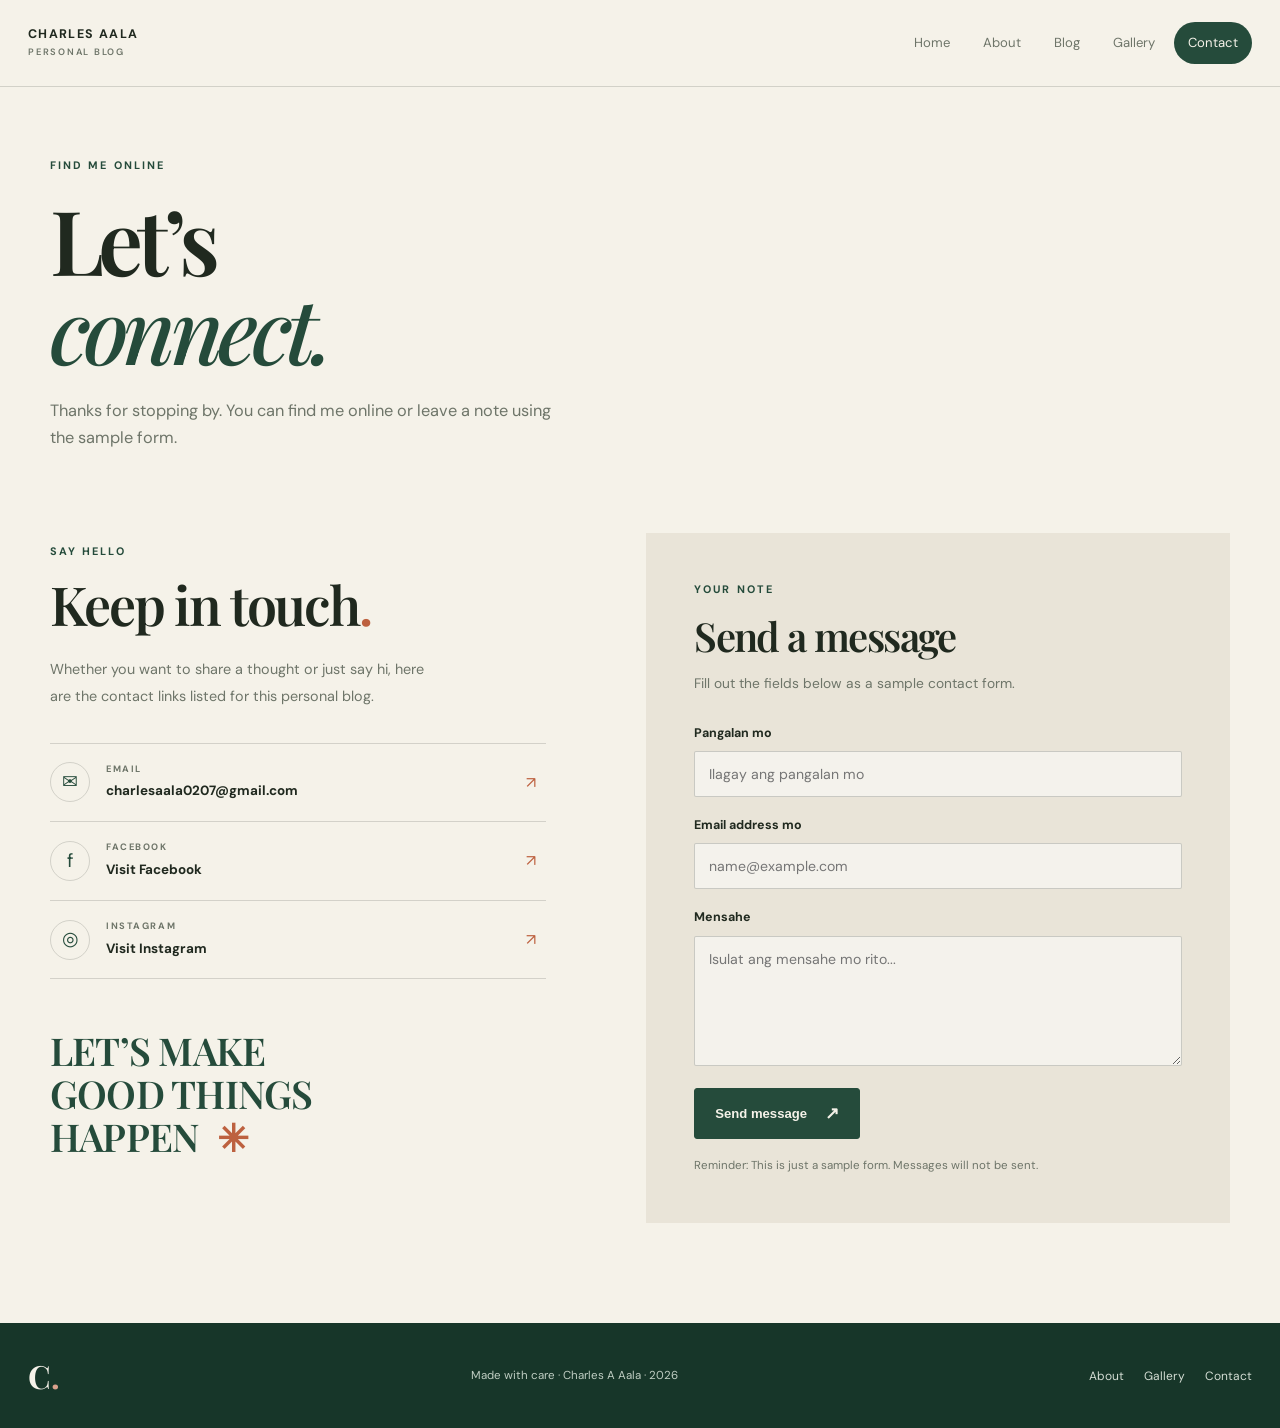
<file: contact.html>
<!DOCTYPE html>
<html lang="en">
<head>
  <meta charset="UTF-8">
  <meta name="viewport" content="width=device-width, initial-scale=1.0">
  <meta name="description" content="Contact links and a sample message form for Charles Aala.">
  <title>Contact | Charles Aala</title>
  <link rel="preconnect" href="https://fonts.googleapis.com">
  <link rel="preconnect" href="https://fonts.gstatic.com" crossorigin>
  <link href="https://fonts.googleapis.com/css2?family=DM+Sans:wght@400;500;600;700&family=Playfair+Display:wght@500;600;700&display=swap" rel="stylesheet">
  <link rel="stylesheet" href="style.css">
</head>
<body>
<header class="site-header">
  <div class="nav-wrap">
    <a class="brand" href="index.html" aria-label="Charles Aala home"><span>CHARLES AALA <small>PERSONAL BLOG</small></span></a>
    <nav class="nav-links" aria-label="Main navigation">
      <a href="index.html" >Home</a><a href="about.html" >About</a><a href="blog.html" >Blog</a><a href="gallery.html" >Gallery</a><a href="contact.html" aria-current="page">Contact</a>
    </nav>
  </div>
</header>
<main class="shell page-shell">
  <!-- CONTACT INTRO: Friendly invitation with a bold editorial heading. -->
  <section class="page-heading"><p class="eyebrow">FIND ME ONLINE</p><h1>Let’s<br><em>connect.</em></h1><p>Thanks for stopping by. You can find me online or leave a note using the sample form.</p></section>
  <!-- CONTACT LAYOUT: Social/contact links on the left, form on the right. -->
  <section class="contact-layout">
    <aside class="contact-side"><p class="eyebrow">SAY HELLO</p><h2>Keep in touch<span class="accent-dot">.</span></h2><p>Whether you want to share a thought or just say hi, here are the contact links listed for this personal blog.</p>
      <a class="contact-link" href="charlesaala0207@gmail.com "><span class="contact-symbol">✉</span><span><small>EMAIL</small><strong>charlesaala0207@gmail.com </strong></span><span class="contact-arrow">↗</span></a>
      <a class="contact-link" href="https://www.facebook.com/share/1ACVTgbk2D/" target="_blank" rel="noopener noreferrer"><span class="contact-symbol">f</span><span><small>FACEBOOK</small><strong>Visit Facebook</strong></span><span class="contact-arrow">↗</span></a>
      <a class="contact-link" href="https://www.instagram.com/selrahc_o2?xtok=MTc5MDhiNGFqbWxzdQ==" target="_blank" rel="noopener noreferrer"><span class="contact-symbol">◎</span><span><small>INSTAGRAM</small><strong>Visit Instagram</strong></span><span class="contact-arrow">↗</span></a>
      <div class="contact-decoration">LET’S MAKE<br>GOOD THINGS<br>HAPPEN <span>✳</span></div>
    </aside>
    <form class="contact-form" action="#" method="get" onsubmit="return false;">
      <p class="eyebrow">YOUR NOTE</p><h2>Send a message</h2><p class="form-intro">Fill out the fields below as a sample contact form.</p>
      <label for="name">Pangalan mo</label><input id="name" name="name" type="text" placeholder="Ilagay ang pangalan mo" required>
      <label for="email">Email address mo</label><input id="email" name="email" type="email" placeholder="name@example.com" required>
      <label for="message">Mensahe</label><textarea id="message" name="message" rows="5" placeholder="Isulat ang mensahe mo rito..." required></textarea>
      <button class="button" type="button">Send message <span>↗</span></button>
      <p class="note">Reminder: This is just a sample form. Messages will not be sent.</p>
    </form>
  </section>
</main>
<!-- FOOTER: Shared closing links for easy navigation between pages. -->
<footer class="site-footer"><div class="footer-inner"><a class="footer-brand" href="index.html">C<span>.</span></a><p>Made with care · Charles A Aala · 2026</p><div class="footer-links"><a href="about.html">About</a><a href="gallery.html">Gallery</a><a href="contact.html">Contact</a></div></div></footer>
</body>
</html>
</file>
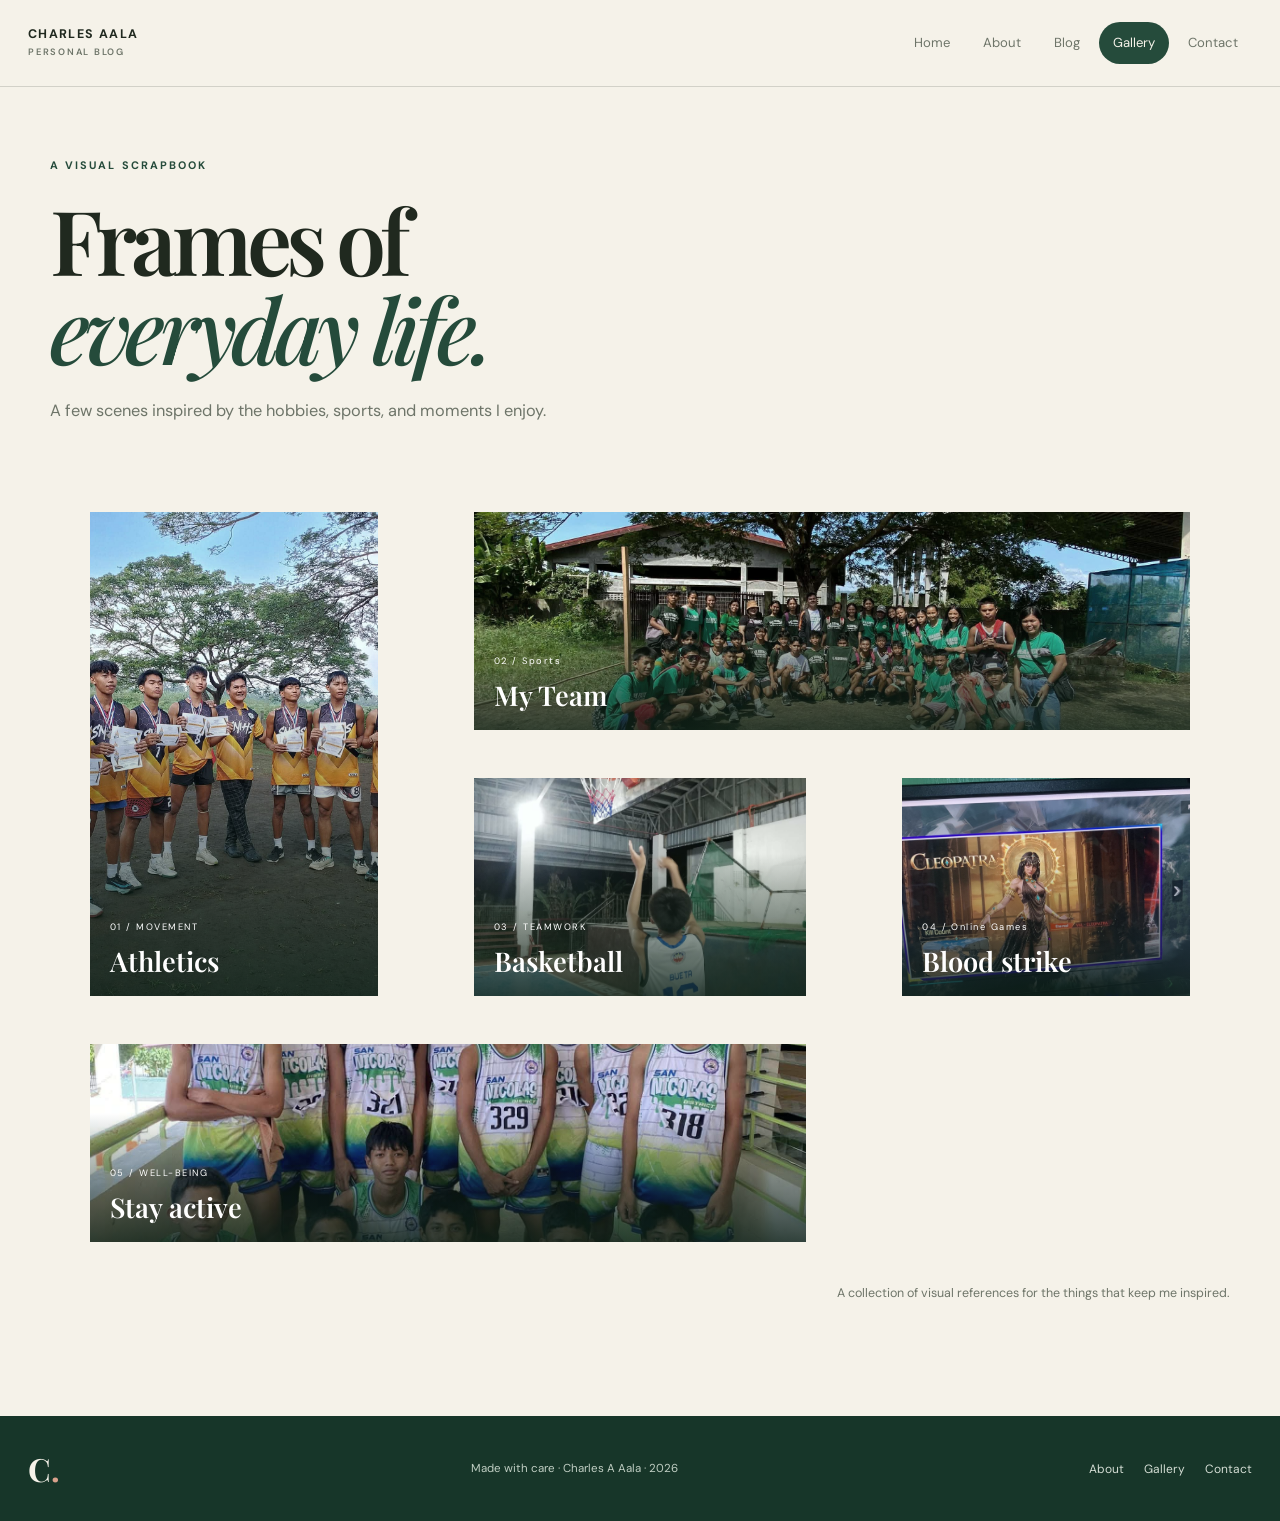
<file: gallery.html>
<!DOCTYPE html>
<html lang="en"> 
<head>
  <meta charset="UTF-8">
  <meta name="viewport" content="width=device-width, initial-scale=1.0">
  <meta name="description" content="A photo gallery of sport, movement, and personal moments.">
  <title>Gallery | Charles Aala</title>
  <link rel="preconnect" href="https://fonts.googleapis.com">
  <link rel="preconnect" href="https://fonts.gstatic.com" crossorigin>
  <link href="https://fonts.googleapis.com/css2?family=DM+Sans:wght@400;500;600;700&family=Playfair+Display:wght@500;600;700&display=swap" rel="stylesheet">
  <link rel="stylesheet" href="style.css">
</head>
<body>
<header class="site-header">
  <div class="nav-wrap">
    <a class="brand" href="index.html" aria-label="Charles Aala home"><span>CHARLES AALA <small>PERSONAL BLOG</small></span></a>
    <nav class="nav-links" aria-label="Main navigation">
      <a href="index.html" >Home</a><a href="about.html" >About</a><a href="blog.html" >Blog</a><a href="gallery.html" aria-current="page">Gallery</a><a href="contact.html" >Contact</a>
    </nav>
  </div>
</header>
<main class="shell page-shell">
  <!-- GALLERY INTRO: Short headline and supporting text. -->
  <section class="page-heading"><p class="eyebrow">A VISUAL SCRAPBOOK</p><h1>Frames of<br><em>everyday life.</em></h1><p>A few scenes inspired by the hobbies, sports, and moments I enjoy.</p></section>
  <!-- MASONRY-STYLE GALLERY: Varied card heights create an editorial collage. -->
  <section class="gallery-mosaic">
    <figure class="mosaic-item mosaic-tall"><img src="image/team3.jpg" alt="Jogging in a green outdoor space"><figcaption><span>01 / MOVEMENT</span><h2>Athletics</h2></figcaption></figure>
    <figure class="mosaic-item mosaic-wide"><img src="image/team.jpg" alt="Runner training outdoors"><figcaption><span>02 / Sports </span><h2>My Team</h2></figcaption></figure>
    <figure class="mosaic-item"><img src="image/basket.jpg" alt="Basketball and hoop"><figcaption><span>03 / TEAMWORK</span><h2>Basketball</h2></figcaption></figure>
    <figure class="mosaic-item mosaic-bottom"><img src="image/bs.jpg" alt="Football pitch"><figcaption><span>04 / Online Games</span><h2>Blood strike</h2></figcaption></figure>
    <figure class="mosaic-item mosaic-wide"><img src="image/team2.jpg" alt="Fitness and active lifestyle"><figcaption><span>05 / WELL-BEING</span><h2>Stay active</h2></figcaption></figure>
  </section>
  <p class="gallery-note">A collection of visual references for the things that keep me inspired.</p>
</main>
<!-- FOOTER: Shared closing links for easy navigation between pages. -->
<footer class="site-footer"><div class="footer-inner"><a class="footer-brand" href="index.html">C<span>.</span></a><p>Made with care · Charles A Aala · 2026</p><div class="footer-links"><a href="about.html">About</a><a href="gallery.html">Gallery</a><a href="contact.html">Contact</a></div></div></footer>
</body>
</html>
</file>
<file: style.css>
/* 1. COLOR TOKENS: Edit these values to change the overall theme. */
:root {
  --paper: #f5f2e9;
  --paper-deep: #e9e4d8;
  --ink: #20291f;
  --forest: #254b3b;
  --forest-dark: #173629;
  --sage: #a9b9a0;
  --rust: #bd613f;
  --muted: #6e7569;
  --line: rgba(32, 41, 31, .16);
  --serif: "Playfair Display", Georgia, serif;
  --sans: "DM Sans", Arial, sans-serif;
  --max-width: 1180px;
}

/* 2. RESET AND BASE TYPOGRAPHY: Consistent sizing and page defaults. */
* { box-sizing: border-box; }
html { scroll-behavior: smooth; }
body { margin: 0; background: var(--paper); color: var(--ink); font-family: var(--sans); line-height: 1.7; }
img { display: block; width: 100%; max-width: 100%; object-fit: cover; }
a { color: inherit; text-decoration: none; }
p { color: var(--muted); }
h1, h2, h3, p { margin-top: 0; }
h1, h2, h3 { line-height: 1.1; }
::selection { color: white; background: var(--forest); }
.shell { width: min(var(--max-width), calc(100% - 56px)); margin-inline: auto; }

/* 3. NAVIGATION: Slim sticky bar with a compact wordmark and active page state. */
.site-header { position: sticky; top: 0; z-index: 20; background: rgba(245,242,233,.94); backdrop-filter: blur(16px); border-bottom: 1px solid var(--line); }
.nav-wrap { width: min(1320px, calc(100% - 56px)); min-height: 86px; margin: auto; display: flex; align-items: center; justify-content: space-between; gap: 28px; }
.brand { display: flex; align-items: center; gap: 12px; font-weight: 700; font-size: .78rem; letter-spacing: .11em; line-height: 1.25; }
.brand-mark { display: grid; place-items: center; width: 42px; height: 42px; border-radius: 50%; background: var(--forest); color: var(--paper); font: 700 1.4rem var(--serif); letter-spacing: -.08em; }
.brand small { display: block; margin-top: 4px; color: var(--muted); font-size: .58rem; font-weight: 600; letter-spacing: .19em; }
.nav-links { display: flex; align-items: center; flex-wrap: wrap; gap: 5px; }
.nav-links a { padding: 10px 14px; color: var(--muted); font-size: .82rem; border-radius: 999px; transition: background .2s ease, color .2s ease; }
.nav-links a:hover, .nav-links a[aria-current="page"] { background: var(--forest); color: var(--paper); }

/* 4. REUSABLE BUTTONS AND EYEBROWS: Repeated styles keep actions recognizable. */
.eyebrow { display: flex; align-items: center; gap: 10px; color: var(--forest); font-size: .68rem; font-weight: 700; letter-spacing: .19em; line-height: 1.5; text-transform: uppercase; }
.eyebrow-line { width: 32px; height: 1px; background: var(--rust); }
.accent-dot { color: var(--rust); }
.button { display: inline-flex; align-items: center; justify-content: center; gap: 18px; padding: 14px 20px; border: 1px solid var(--forest); border-radius: 3px; background: var(--forest); color: var(--paper); font-size: .82rem; font-weight: 700; cursor: pointer; transition: background .22s ease, color .22s ease, transform .22s ease; }
.button:hover { transform: translateY(-3px); background: var(--forest-dark); }
.button span { font-size: 1.05rem; }
.button-light { border-color: var(--line); background: transparent; color: var(--ink); }
.button-light:hover { background: var(--forest); color: var(--paper); }
.text-link { display: inline-flex; align-items: center; gap: 12px; color: var(--forest); font-size: .82rem; font-weight: 700; }
.text-link span { color: var(--rust); transition: transform .2s ease; }
.text-link:hover span { transform: translateX(5px); }

/* 5. HOMEPAGE HERO: Offset portrait frame and large serif heading form the main visual. */
.hero { display: grid; grid-template-columns: 1.05fr .95fr; align-items: center; gap: clamp(42px, 8vw, 110px); padding-block: clamp(65px, 8vw, 112px) 100px; }
.hero h1, .page-heading h1 { margin: 22px 0 24px; font: 600 clamp(3.7rem, 7.4vw, 7.2rem)/.99 var(--serif); letter-spacing: -.065em; }
.hero h1 .accent-dot { color: var(--rust); }
.hero-intro { max-width: 490px; font-size: 1.02rem; line-height: 1.9; }
.hero-intro strong { color: var(--ink); }
.hero-actions { display: flex; align-items: center; flex-wrap: wrap; gap: 25px; margin-top: 30px; }
.hero-note { display: flex; align-items: center; gap: 15px; margin-top: 56px; padding-top: 18px; border-top: 1px solid var(--line); color: var(--muted); font-size: .76rem; }
.note-number { color: var(--rust); font: 600 1.6rem var(--serif); }
.hero-art { position: relative; width: 100%; max-width: 490px; justify-self: end; padding: 0 28px 28px 0; }
.portrait-frame { height: clamp(390px, 48vw, 590px); overflow: hidden; background: var(--paper-deep); }
.portrait-frame img { height: 100%; object-position: center 28%; filter: saturate(.78); }
.hero-art::after { position: absolute; content: ""; z-index: -1; inset: 26px 0 0 28px; border: 1px solid var(--sage); }
.image-stamp { position: absolute; right: -2px; bottom: 54px; padding: 16px 18px; background: var(--rust); color: white; font-size: .62rem; font-weight: 700; letter-spacing: .14em; line-height: 1.5; }
.image-stamp span { display: block; margin-top: 6px; font-size: 1.3rem; }
.vertical-caption { position: absolute; right: -31px; top: 16px; writing-mode: vertical-rl; color: var(--muted); font-size: .57rem; letter-spacing: .18em; }

/* 6. HOMEPAGE FEATURED HOBBIES: Four image cards in an even responsive grid. */
.feature-section { padding: 86px 0 96px; background: var(--paper-deep); }
.section-top { display: flex; align-items: end; justify-content: space-between; gap: 24px; margin-bottom: 34px; }
.section-top h2 { margin: 10px 0 0; font: 600 clamp(2rem, 3.7vw, 3.2rem)/1.1 var(--serif); letter-spacing: -.04em; }
.hobby-grid { display: grid; grid-template-columns: repeat(4, minmax(0,1fr)); gap: 18px; }
.hobby-card { position: relative; min-width: 0; overflow: hidden; background: var(--forest); color: white; }
.hobby-card img { height: 320px; transition: transform .5s ease, filter .3s ease; filter: saturate(.78); }
.hobby-card::after { position: absolute; content: ""; inset: 35% 0 0; background: linear-gradient(transparent, rgba(15,35,25,.83)); pointer-events: none; }
.hobby-card:hover img { transform: scale(1.045); filter: saturate(1); }
.hobby-number { position: absolute; z-index: 1; top: 16px; left: 16px; color: white; font-size: .59rem; font-weight: 700; letter-spacing: .14em; }
.hobby-card h3 { position: absolute; z-index: 1; bottom: 20px; left: 20px; margin: 0; color: white; font: 600 1.75rem var(--serif); }

/* 7. JOURNAL PREVIEW: Horizontal rows create a magazine-like index. */
.journal-preview { padding-block: 95px 110px; }
.preview-row { display: grid; grid-template-columns: 54px 1.1fr 1fr 44px; align-items: center; gap: 22px; padding: 24px 0; border-top: 1px solid var(--line); }
.preview-row:last-child { border-bottom: 1px solid var(--line); }
.preview-date { color: var(--rust); font: 600 1.55rem var(--serif); }
.preview-row .eyebrow { margin-bottom: 7px; font-size: .59rem; }
.preview-row h3 { margin: 0; font: 600 1.45rem var(--serif); }
.preview-row > p { margin: 0; font-size: .85rem; }
.round-arrow { display: grid; place-items: center; width: 40px; height: 40px; border: 1px solid var(--line); border-radius: 50%; color: var(--forest); transition: color .2s, background .2s; }
.round-arrow:hover { color: white; background: var(--forest); }

/* 8. INNER PAGE HEADINGS AND ABOUT PAGE: Shared spacing plus offset biography layout. */
.page-shell { padding-top: 70px; padding-bottom: 100px; }
.page-heading { max-width: 750px; padding-bottom: 55px; }
.page-heading h1 { font-size: clamp(3.6rem, 7vw, 6.8rem); }
.page-heading h1 em { color: var(--forest); font-weight: 500; }
.page-heading > p:last-child { max-width: 510px; font-size: 1.02rem; }
.about-feature { display: grid; grid-template-columns: .85fr 1fr; align-items: center; gap: clamp(40px, 9vw, 125px); padding: 25px 7% 95px; background: var(--paper-deep); }
.about-photo { position: relative; margin-top: -2px; }
.about-photo img { height: 510px; object-position: center 25%; filter: saturate(.8); }
.photo-caption { display: inline-block; margin-top: 13px; color: var(--muted); font-size: .61rem; letter-spacing: .16em; }
.about-copy h2, .contact-side h2 { margin: 15px 0 23px; font: 600 clamp(2.5rem, 4.2vw, 4rem)/1.08 var(--serif); letter-spacing: -.04em; }
.about-copy p:not(.eyebrow) { font-size: .95rem; line-height: 1.95; }
.signature { display: flex; align-items: center; justify-content: space-between; max-width: 260px; margin-top: 30px; padding-top: 15px; border-top: 1px solid var(--line); color: var(--forest); font: italic 1.2rem var(--serif); }
.signature span { color: var(--rust); font: normal 1.1rem var(--sans); }
.hobbies-section { padding-top: 90px; }
.hobbies-section .hobby-card img { height: 285px; }
.fact-band { display: grid; grid-template-columns: repeat(3, 1fr); gap: 20px; margin-top: 90px; padding: 32px; background: var(--forest); color: var(--paper); }
.fact-band > div { display: flex; align-items: center; gap: 17px; padding: 8px 15px; border-right: 1px solid rgba(245,242,233,.25); }
.fact-band > div:last-child { border-right: 0; }
.fact-band span { color: #d9a18c; font: 600 1.6rem var(--serif); }
.fact-band p { margin: 0; color: var(--paper); font: 500 1.05rem var(--serif); }

/* 9. BLOG PAGE: Featured story above a separate three-column article layout. */
.journal-heading { max-width: 800px; }
.featured-story { display: grid; grid-template-columns: 1.15fr .85fr; margin-bottom: 90px; background: var(--forest); color: var(--paper); }
.featured-image { min-height: 410px; }
.featured-image img { height: 100%; min-height: 410px; filter: saturate(.75); }
.featured-copy { display: flex; flex-direction: column; align-items: flex-start; justify-content: center; padding: clamp(28px, 5vw, 62px); }
.featured-copy .eyebrow { color: #d9a18c; }
.featured-copy h2 { margin: 18px 0; font: 600 clamp(2rem, 3.4vw, 3.3rem)/1.1 var(--serif); letter-spacing: -.035em; }
.featured-copy > p:not(.eyebrow) { color: #d6ddd4; font-size: .9rem; line-height: 1.9; }
.story-index { display: flex; justify-content: space-between; width: 100%; margin-top: 24px; padding-top: 16px; border-top: 1px solid rgba(255,255,255,.25); color: #d6ddd4; font-size: .62rem; letter-spacing: .15em; }
.story-index span { color: #d9a18c; font-size: 1.2rem; }
.article-section { padding-bottom: 30px; }
.article-grid { display: grid; grid-template-columns: repeat(3, minmax(0,1fr)); gap: 22px; }
.article-card { border: 1px solid var(--line); background: rgba(255,255,255,.24); }
.article-card > img { height: 235px; filter: saturate(.8); transition: filter .3s ease; }
.article-card:hover > img { filter: saturate(1); }
.article-copy { padding: 24px 23px 27px; }
.article-copy .eyebrow { margin-bottom: 12px; font-size: .6rem; }
.article-copy h3 { margin-bottom: 12px; font: 600 1.55rem/1.2 var(--serif); }
.article-copy p:last-child { margin-bottom: 0; font-size: .86rem; line-height: 1.85; }
.editorial-quote { max-width: 780px; margin: 75px auto 0; color: var(--forest); text-align: center; font: italic 600 clamp(1.6rem, 3vw, 2.5rem)/1.35 var(--serif); }

/* 10. GALLERY: Asymmetrical mosaic uses different image heights for an art-directed collage. */
.gallery-mosaic { display: grid; grid-template-columns: 1fr 1.12fr 1fr; grid-template-rows: 250px 250px 230px; gap: 16px; }
.mosaic-item { position: relative; min-height: 0; overflow: hidden; background: var(--forest); }
.mosaic-item img { height: 100%; transition: transform .55s ease; filter: saturate(.76); }
.mosaic-item:hover img { transform: scale(1.05); }
.mosaic-item::after { position: absolute; content: ""; inset: 35% 0 0; background: linear-gradient(transparent, rgba(15,35,25,.82)); }
.mosaic-tall { grid-row: span 2; }
.mosaic-wide { grid-column: span 2; }
.mosaic-bottom { grid-column: span 1; }
.mosaic-item figcaption { position: absolute; z-index: 1; right: 20px; bottom: 17px; left: 20px; color: white; }
.mosaic-item figcaption span { font-size: .58rem; letter-spacing: .16em; }
.mosaic-item figcaption h2 { margin: 5px 0 0; font: 600 1.7rem var(--serif); }
.gallery-note { margin-top: 25px; text-align: right; font-size: .78rem; }

/* 11. CONTACT PAGE: Social links and sample form are separated into two clear columns. */
.contact-layout { display: grid; grid-template-columns: .85fr 1fr; gap: clamp(40px, 8vw, 100px); align-items: start; padding-top: 10px; }
.contact-side { padding-top: 10px; }
.contact-side > p:not(.eyebrow) { max-width: 390px; margin-bottom: 32px; font-size: .9rem; line-height: 1.9; }
.contact-link { display: grid; grid-template-columns: 42px 1fr 20px; align-items: center; gap: 14px; padding: 18px 0; border-top: 1px solid var(--line); }
.contact-link:last-of-type { border-bottom: 1px solid var(--line); }
.contact-symbol { display: grid; place-items: center; width: 40px; height: 40px; border: 1px solid var(--line); border-radius: 50%; color: var(--forest); font-size: 1.2rem; }
.contact-link small { display: block; color: var(--muted); font-size: .58rem; font-weight: 700; letter-spacing: .17em; }
.contact-link strong { display: block; margin-top: 3px; font-size: .84rem; overflow-wrap: anywhere; }
.contact-arrow { color: var(--rust); }
.contact-link:hover strong { color: var(--rust); }
.contact-decoration { margin-top: 50px; color: var(--forest); font: 600 clamp(1.8rem, 3vw, 2.6rem)/1.12 var(--serif); letter-spacing: -.02em; }
.contact-decoration span { display: inline-block; margin-left: 10px; color: var(--rust); }
.contact-form { padding: clamp(25px, 4vw, 48px); background: var(--paper-deep); }
.contact-form h2 { margin: 10px 0; font: 600 2.5rem var(--serif); letter-spacing: -.04em; }
.form-intro { margin-bottom: 28px; font-size: .86rem; }
.contact-form label { display: block; margin: 18px 0 7px; color: var(--ink); font-size: .78rem; font-weight: 700; }
.contact-form input, .contact-form textarea { display: block; width: 100%; padding: 13px 14px; border: 1px solid rgba(32,41,31,.2); border-radius: 2px; outline: none; background: rgba(255,255,255,.5); color: var(--ink); font: .88rem var(--sans); transition: border-color .2s, background .2s; }
.contact-form textarea { resize: vertical; min-height: 130px; }
.contact-form input:focus, .contact-form textarea:focus { border-color: var(--forest); background: white; }
.contact-form .button { margin-top: 22px; }
.note { margin: 17px 0 0; font-size: .72rem; }

/* 12. FOOTER: Dark green closing strip contrasts with the warm page background. */
.site-footer { background: var(--forest-dark); color: var(--paper); }
.footer-inner { display: flex; align-items: center; justify-content: space-between; gap: 24px; width: min(1320px, calc(100% - 56px)); min-height: 105px; margin: auto; }
.footer-brand { color: var(--paper); font: 700 2rem var(--serif); }
.footer-brand span { color: #d9a18c; }
.footer-inner p { margin: 0; color: #c0cec3; font-size: .72rem; }
.footer-links { display: flex; gap: 20px; color: #d4ddd4; font-size: .75rem; }
.footer-links a:hover { color: white; }

/* 13. RESPONSIVE TABLET RULES: Reduce columns and image heights on medium screens. */
@media (max-width: 900px) {
  .nav-wrap { align-items: flex-start; flex-direction: column; justify-content: center; gap: 12px; padding-block: 15px; }
  .nav-links { gap: 2px; }
  .nav-links a { padding: 8px 11px; }
  .hero { gap: 35px; }
  .hero h1 { font-size: clamp(3.5rem, 8vw, 5.5rem); }
  .hobby-grid { grid-template-columns: repeat(2, minmax(0,1fr)); }
  .hobby-card img { height: 300px; }
  .about-feature { padding-inline: 5%; gap: 35px; }
  .about-photo img { height: 430px; }
  .article-grid { grid-template-columns: repeat(2, minmax(0,1fr)); }
  .article-card:last-child { grid-column: span 2; display: grid; grid-template-columns: .8fr 1fr; }
  .article-card:last-child > img { height: 100%; min-height: 240px; }
  .gallery-mosaic { grid-template-columns: 1fr 1fr; grid-template-rows: 280px 230px 250px; }
  .mosaic-tall { grid-row: span 1; }
  .mosaic-wide { grid-column: span 1; }
  .mosaic-bottom { grid-column: span 1; }
  .contact-layout { gap: 35px; }
}

/* 14. RESPONSIVE MOBILE RULES: Stack content, keep tap targets comfortable, and avoid overflow. */
@media (max-width: 620px) {
  .shell, .nav-wrap, .footer-inner { width: min(100% - 32px, var(--max-width)); }
  .nav-wrap { gap: 10px; }
  .brand-mark { width: 36px; height: 36px; }
  .nav-links { width: 100%; }
  .nav-links a { padding: 7px 9px; font-size: .73rem; }
  .hero { grid-template-columns: 1fr; padding-block: 50px 65px; gap: 42px; }
  .hero h1, .page-heading h1 { font-size: clamp(3.5rem, 16vw, 5rem); }
  .hero-art { width: calc(100% - 15px); justify-self: center; }
  .portrait-frame { height: 420px; }
  .hero-note { margin-top: 35px; }
  .feature-section { padding: 62px 0; }
  .section-top { align-items: flex-start; flex-direction: column; gap: 18px; }
  .hobby-grid { gap: 12px; }
  .hobby-card img { height: 245px; }
  .hobby-card h3 { left: 14px; bottom: 14px; font-size: 1.4rem; }
  .hobby-number { top: 11px; left: 11px; font-size: .52rem; }
  .journal-preview { padding-block: 65px; }
  .preview-row { grid-template-columns: 34px 1fr 38px; gap: 12px; }
  .preview-row > p { display: none; }
  .preview-row h3 { font-size: 1.2rem; }
  .page-shell { padding-top: 48px; padding-bottom: 65px; }
  .page-heading { padding-bottom: 35px; }
  .about-feature { grid-template-columns: 1fr; padding: 22px 22px 35px; gap: 30px; }
  .about-photo img { height: 420px; }
  .hobbies-section { padding-top: 60px; }
  .hobbies-section .hobby-card img { height: 245px; }
  .fact-band { grid-template-columns: 1fr; gap: 0; margin-top: 55px; padding: 18px; }
  .fact-band > div { border-right: 0; border-bottom: 1px solid rgba(245,242,233,.25); }
  .fact-band > div:last-child { border-bottom: 0; }
  .featured-story { grid-template-columns: 1fr; margin-bottom: 60px; }
  .featured-image, .featured-image img { min-height: 270px; height: 270px; }
  .featured-copy { padding: 28px; }
  .article-grid { grid-template-columns: 1fr; }
  .article-card:last-child { grid-column: auto; display: block; }
  .article-card:last-child > img { height: 235px; min-height: 0; }
  .editorial-quote { margin-top: 45px; }
  .gallery-mosaic { grid-template-columns: 1fr 1fr; grid-template-rows: 230px 190px 220px 190px; gap: 10px; }
  .mosaic-tall { grid-row: span 1; }
  .mosaic-item figcaption { left: 12px; right: 12px; bottom: 12px; }
  .mosaic-item figcaption h2 { font-size: 1.35rem; }
  .mosaic-item figcaption span { font-size: .5rem; }
  .gallery-note { text-align: left; }
  .contact-layout { grid-template-columns: 1fr; gap: 40px; }
  .contact-form { padding: 24px 20px; }
  .contact-form h2 { font-size: 2.1rem; }
  .footer-inner { flex-wrap: wrap; justify-content: space-between; padding-block: 22px; }
  .footer-inner p { order: 3; width: 100%; }
  .footer-links { gap: 13px; }
}
</file>
